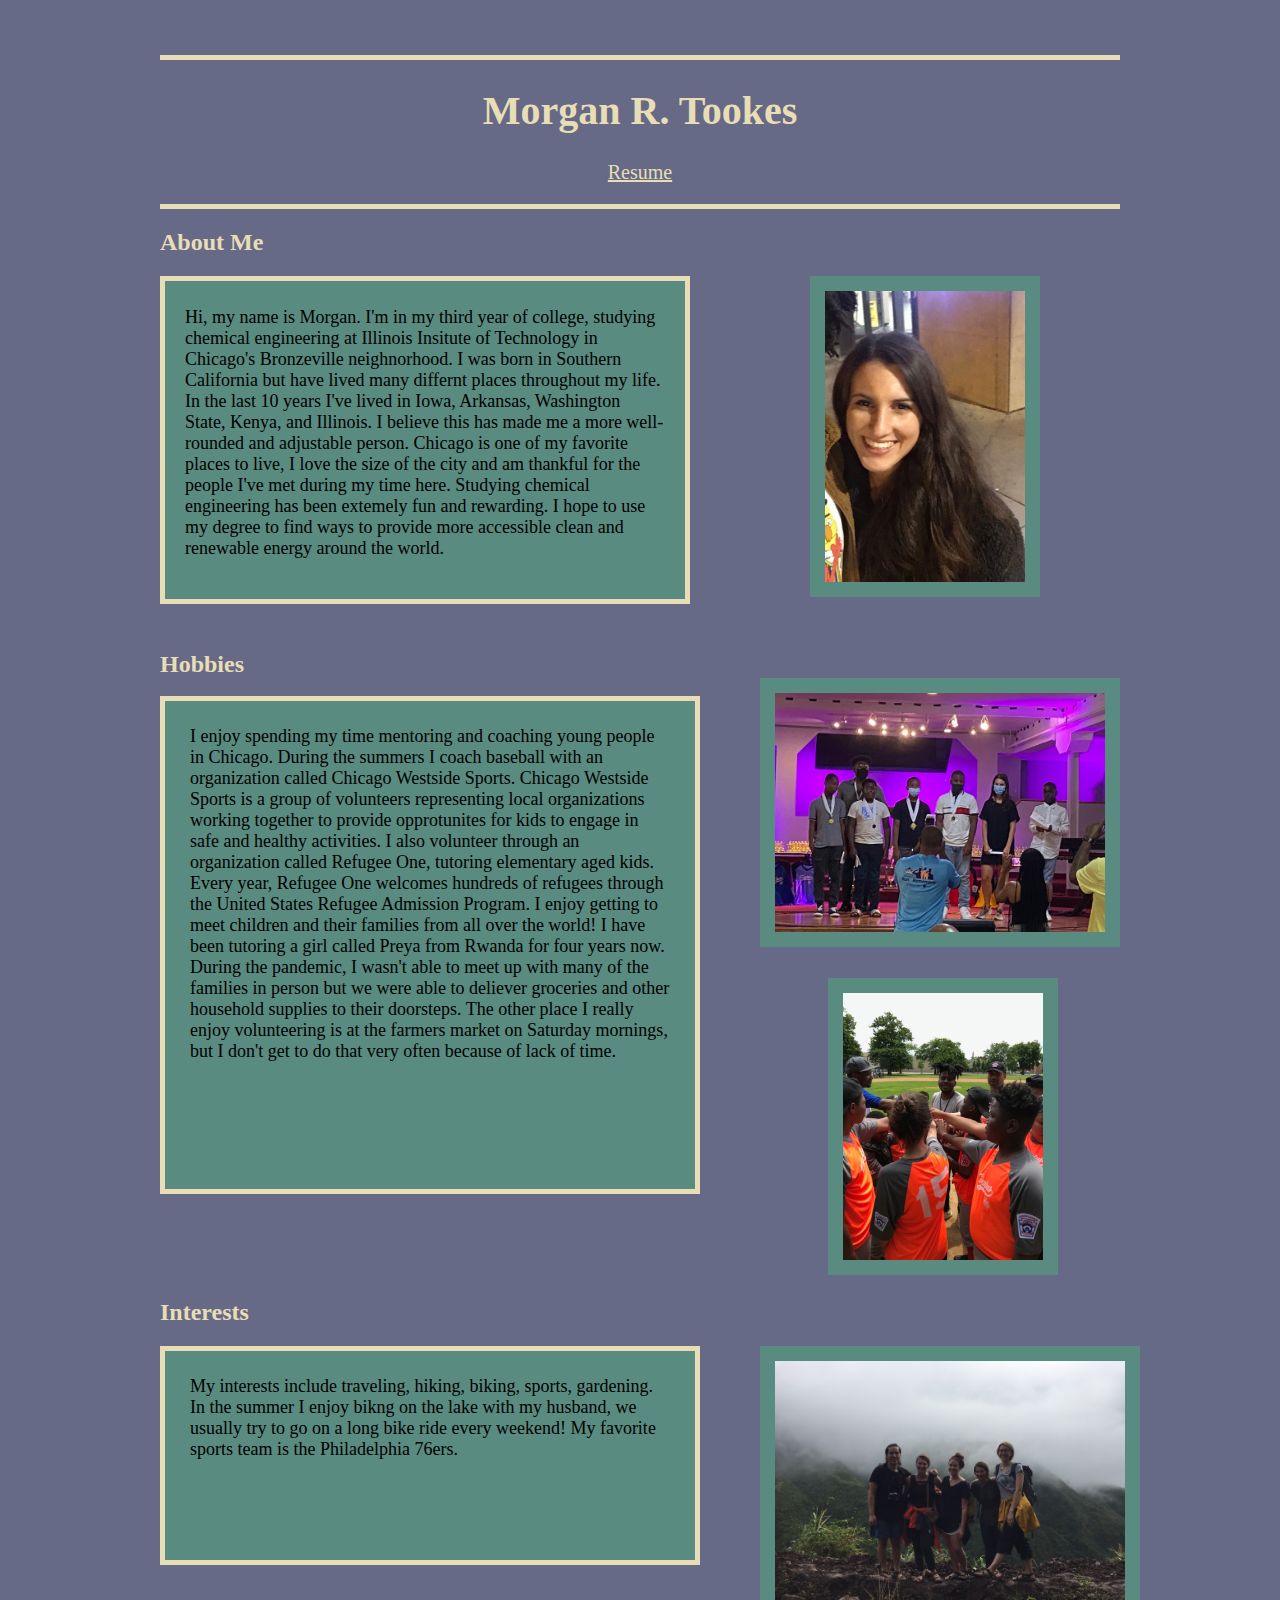
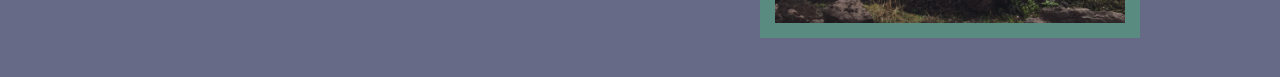
<file: morgantookes website/index.html>
<!DOCTYPE html>

<html lang="en">

<head>
	<meta charset="UTF-8" />
	<title>Morgan Tookes professional wesite</title>
	<link rel="stylesheet" href="styles.css">
</head>

<body>

<div id="page">

<header>
	<h1>Morgan R. Tookes</h1>
		<p><a href="resume.html">Resume</a>
		</p>
</header>

<section id="aboutme">
  <h2>About Me</h2>
  	<p class="quote">Hi, my name is Morgan. I'm in my third year of college, studying chemical engineering at Illinois Insitute of Technology in Chicago's Bronzeville neighnorhood. I was born in Southern California but have lived many differnt places throughout my life. In the last 10 years I've lived in Iowa, Arkansas, Washington State, Kenya, and Illinois. I believe this has made me a more well-rounded and adjustable person. Chicago is  one of my favorite places to live, I love the size of the city and am thankful for the people I've met during my time here. Studying chemical engineering has been extemely fun and rewarding. I hope to use my degree to find ways to provide more accessible clean and renewable energy around the world.</p>
  		<img src="img/headshot.jpg" alt="picture of morgan smiling"/>
</section>

<section id="hobbies">
  <h2>Hobbies</h2>
  	<p class="quote">I enjoy spending my time mentoring and coaching young people in Chicago. During the summers I coach baseball with an organization called Chicago Westside Sports. Chicago Westside Sports is a group of volunteers representing local organizations working together to provide opprotunites for kids to engage in safe and healthy activities. I also volunteer through an organization called Refugee One, tutoring elementary aged kids. Every year, Refugee One welcomes hundreds of refugees through the United States Refugee Admission Program. I enjoy getting to meet children and their families from all over the world! I have been tutoring a girl called Preya from Rwanda for four years now. During the pandemic, I wasn't able to meet up with many of the families in person but we were able to deliever groceries and other household supplies to their doorsteps. The other place I really enjoy volunteering is at the farmers market on Saturday mornings, but I don't get to do that very often because of lack of time.</p>
  		<img src="img/awards.jpg" alt="picture of morgan at an awards banquet on stage with medals and the  kids on the baseball team"/>
  		<img src="img/huddle.jpg" alt="picture of the columbus park baseball team in a huddle at the first game of the season"/>
</section>

<section id="interests">
  <h2>Interests</h2>
  	<p class="quote">My interests include traveling, hiking, biking, sports, gardening. In the summer I enjoy bikng on the lake with my husband, we usually try to go on a long bike ride every weekend! My favorite sports team is the Philadelphia 76ers.</p>
  		<img src="img/traveling.jpg" alt="a picture of morgan with her friends on a hike in the mountains in the philippines"/>
</section>


</div>

</body>

</html>
</file>
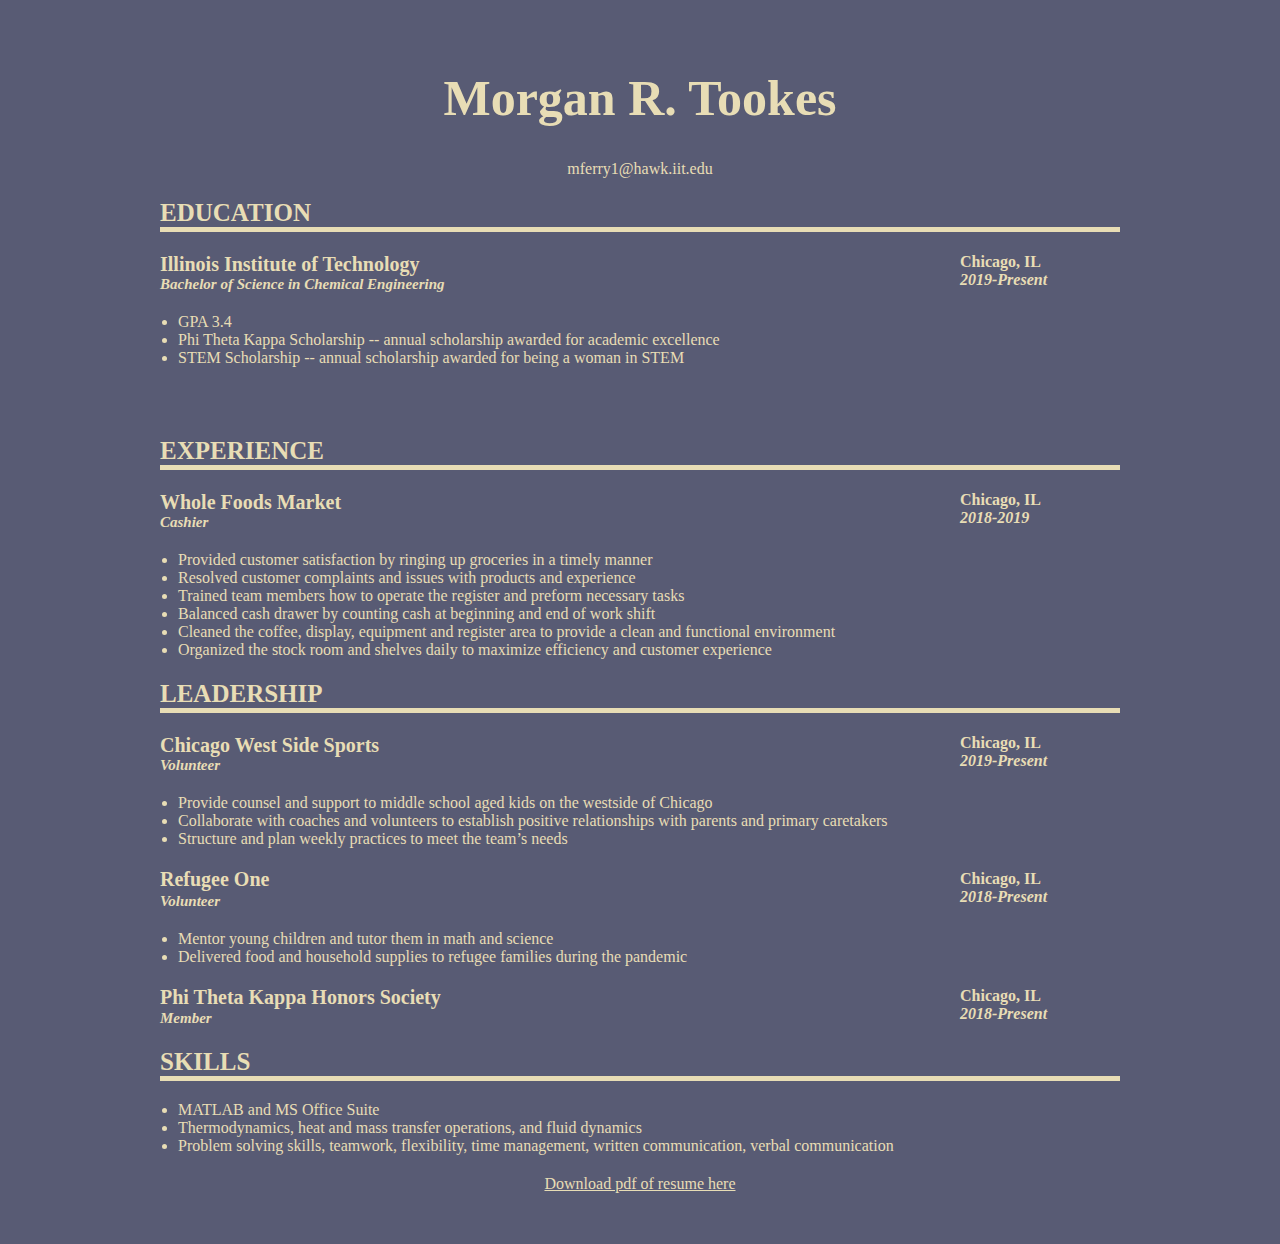
<file: morgantookes website/resume.html>
<!DOCTYPE html>
<html lang="en">

<head>
<meta charset="utf-8"/>
	<title>Morgan Tookes resume</title>
<link rel="stylesheet" href="resumestyles.css">

</head>

<body>
<h1>Morgan R. Tookes</h1>
<p> mferry1@hawk.iit.edu</p>

<h2>EDUCATION</h2>
  <h3>Illinois Institute of Technology</h3>
    <h4>Chicago, IL</h4>
    <h4>2019-Present</h4>
      <h5>Bachelor of Science in Chemical Engineering</h5>
        <ul>
          <li>GPA 3.4</li>
          <li>Phi Theta Kappa Scholarship -- annual scholarship awarded for academic excellence</li>
          <li>STEM Scholarship -- annual scholarship awarded for being a woman in STEM</li>
        </ul>

<h2>EXPERIENCE</h2>

<h3>Whole Foods Market</h3>
<h4>Chicago, IL</h4>
<h4>2018-2019</h4>

  <h5>Cashier</h5>
  <ul>
    <li>Provided customer satisfaction by ringing up groceries in a timely manner</li>
    <li>Resolved customer complaints and issues with products and experience</li>
    <li>Trained team members how to operate the register and preform necessary tasks</li>
    <li>Balanced cash drawer by counting cash at beginning and end of work shift</li>
    <li>Cleaned the coffee, display, equipment and register area to provide a clean and functional environment</li>
    <li>Organized the stock room and shelves daily to maximize efficiency and customer experience</li>
  </ul>

<h2>LEADERSHIP</h2>

  <h3>Chicago West Side Sports</h3>
    <h4>Chicago, IL</h4>
    <h4>2019-Present</h4>

      <h5>Volunteer</h5>
        <ul>
          <li>Provide counsel and support to middle school aged kids on the westside of Chicago</li>
          <li>Collaborate with coaches and volunteers to establish positive relationships with parents and primary
            caretakers </li>
          <li>Structure and plan weekly practices to meet the team’s needs</li>
        </ul>

  <h3>Refugee One</h3>

    <h4>Chicago, IL</h4>
    <h4>2018-Present</h4>

      <h5>Volunteer</h5>
        <ul>
          <li>Mentor young children and tutor them in math and science</li>
          <li>Delivered food and household supplies to refugee families during the pandemic</li>
        </ul>

  <h3>Phi Theta Kappa Honors Society</h3>
    <h4>Chicago, IL</h4>
    <h4>2018-Present</h4>

      <h5>Member</h5>


<h2>SKILLS</h2>
  <ul>
    <li>MATLAB and MS Office Suite</li>
    <li>Thermodynamics, heat and mass transfer operations, and fluid dynamics</li>
    <li>Problem solving skills, teamwork, flexibility, time management, written communication, verbal
      communication</li>
  </ul>

  <p><a href="resume.pdf">Download pdf of resume here</a>
	</p>

</body>
</html>
</file>
<file: morgantookes website/styles.css>
body{
	width:960px;
	margin-left: auto;
	margin-right: auto;
	margin-top: 20px;
	margin-bottom: 20px;
	padding: 15px;
	font-family: noto sans;
	background-color: rgb(102,106,134);
}

div#page {
	width: 960px;
	margin-left: auto;
	margin-right: auto;
}

header{
	width:960px;
	margin-left: auto;
	margin-right: auto;
	margin-top: 20px;
	margin-bottom:20px;
	font-family: arial black;
	font-size: 20px;
	color: rgb(232,221,181);
	text-align: center;
	border-top: 5px solid rgb(232,221,181);
	border-bottom: 5px solid rgb(232,221,181);
}

#page > header > p > a{
	color: rgb(232,221,181);
}


#page > header > p{
color: rgb(232,221,181);
}

#aboutme > h2{
color: rgb(232,221,181);
}


#aboutme > p{
	position: absolute;
	width:480px;
	padding:20px;
	background-color: rgb(90,139,129);
	padding-bottom: 40px;
	padding-top: 26px;
	margin-top: 0px;
	border: 5px solid rgb(232,221,181);
	font-size: 18px;
}

#aboutme > img{
	width: 200px;
	margin-left: 650px;
	padding:15px;
	background-color: rgb(90,139,129);
}

#hobbies>h2{
	color: rgb(232,221,181);
	margin-bottom: 0px;
	margin-top: 50px;
}

#hobbies>p{
	position:absolute;
	width:480px;
	margin-top:50;
	padding:25px;
	background-color: rgb(90,139,129);
	padding-bottom: 127px;
	border: 5px solid rgb(232,221,181);
	font-size: 18px;
}

#hobbies > img:nth-child(3){
	position: absolute;
	width: 330px;
	margin-left: 600px;
	margin-bottom:16;
	padding:15px;
	background-color: rgb(90,139,129);
}

#hobbies > img:nth-child(4){
	width: 200px;
	margin-left: 668px;
	margin-top:300px;
	padding:15px;
	background-color: rgb(90,139,129);
}

#interests>h2{
	color: rgb(232,221,181);
}

#interests>p{
	position:absolute;
	width:480px;
	margin-top: 0;
	padding:25px;
	background-color: rgb(90,139,129);
	padding-bottom: 100px;
	border: 5px solid rgb(232,221,181);
	font-size: 18px;
}

#interests>img{
	width: 350px;
	margin-left: 600px;
	padding:15px;
	background-color: rgb(90,139,129);
}
</file>
<file: morgantookes website/resumestyles.css>
body{
	width:960px;
	margin-left: auto;
	margin-right: auto;
	margin-top: 20px;
	margin-bottom: 20px;
	padding: 15px;
	font-family: noto sans;
  background-color: rgb(88,91,116);
  color: rgb(232,221,181);
}

h1{
  text-align: center;
  font-size: 50px;
}

body > p{
  text-align: center;
}

body > ul:nth-child(2){
  list-style-type: none;
}

body > ul:nth-child(2) >li {
  float: left;
  text-align: center;
}

h2{
  border-bottom: 5px solid rgb(232,221,181);
  font-size: 25px;
}

body > h2:nth-child(9){
  margin-top: 70px;
}

h3{
  position: absolute;
  margin-top: 0px;
  margin-bottom: 5px;
  font-size: 20px;
}

h4{
  margin-left:800px;
  margin-bottom: 0px;
}

ul{
  margin-top:20px;
  margin-bottom: 20px;
  padding-left: 18px;

}

body > h4:nth-child(6){
  position: absolute;
  margin-top: 0px;
  font-style: italic;
  margin-left:800px;
  margin-bottom: 0px;
}


body > h4:nth-child(12){
  position: absolute;
  margin-top: 0px;
  font-style: italic;
  margin-left:800px;
  margin-bottom: 0px;
}

body > h4:nth-child(18){
  position: absolute;
  margin-top: 0px;
  font-style: italic;
  margin-left:800px;
  margin-bottom: 0px;
}

body > h4:nth-child(23){
  position: absolute;
  margin-top: 0px;
  font-style: italic;
  margin-left:800px;
  margin-bottom: 0px;
}

body > h4:nth-child(28){
  position: absolute;
  margin-top: 0px;
  font-style: italic;
  margin-left:800px;
  margin-bottom: 0px;
}

h5{
  font-size: 15px;
  margin-top: 5px;
  margin-bottom: 10px;
  font-style: italic;
}

body > h2{
  border-bottom: 5px solid rgb(232,221,181);
}

body > p:nth-child(32) > a{
	color: rgb(232,221,181);
}
</file>
